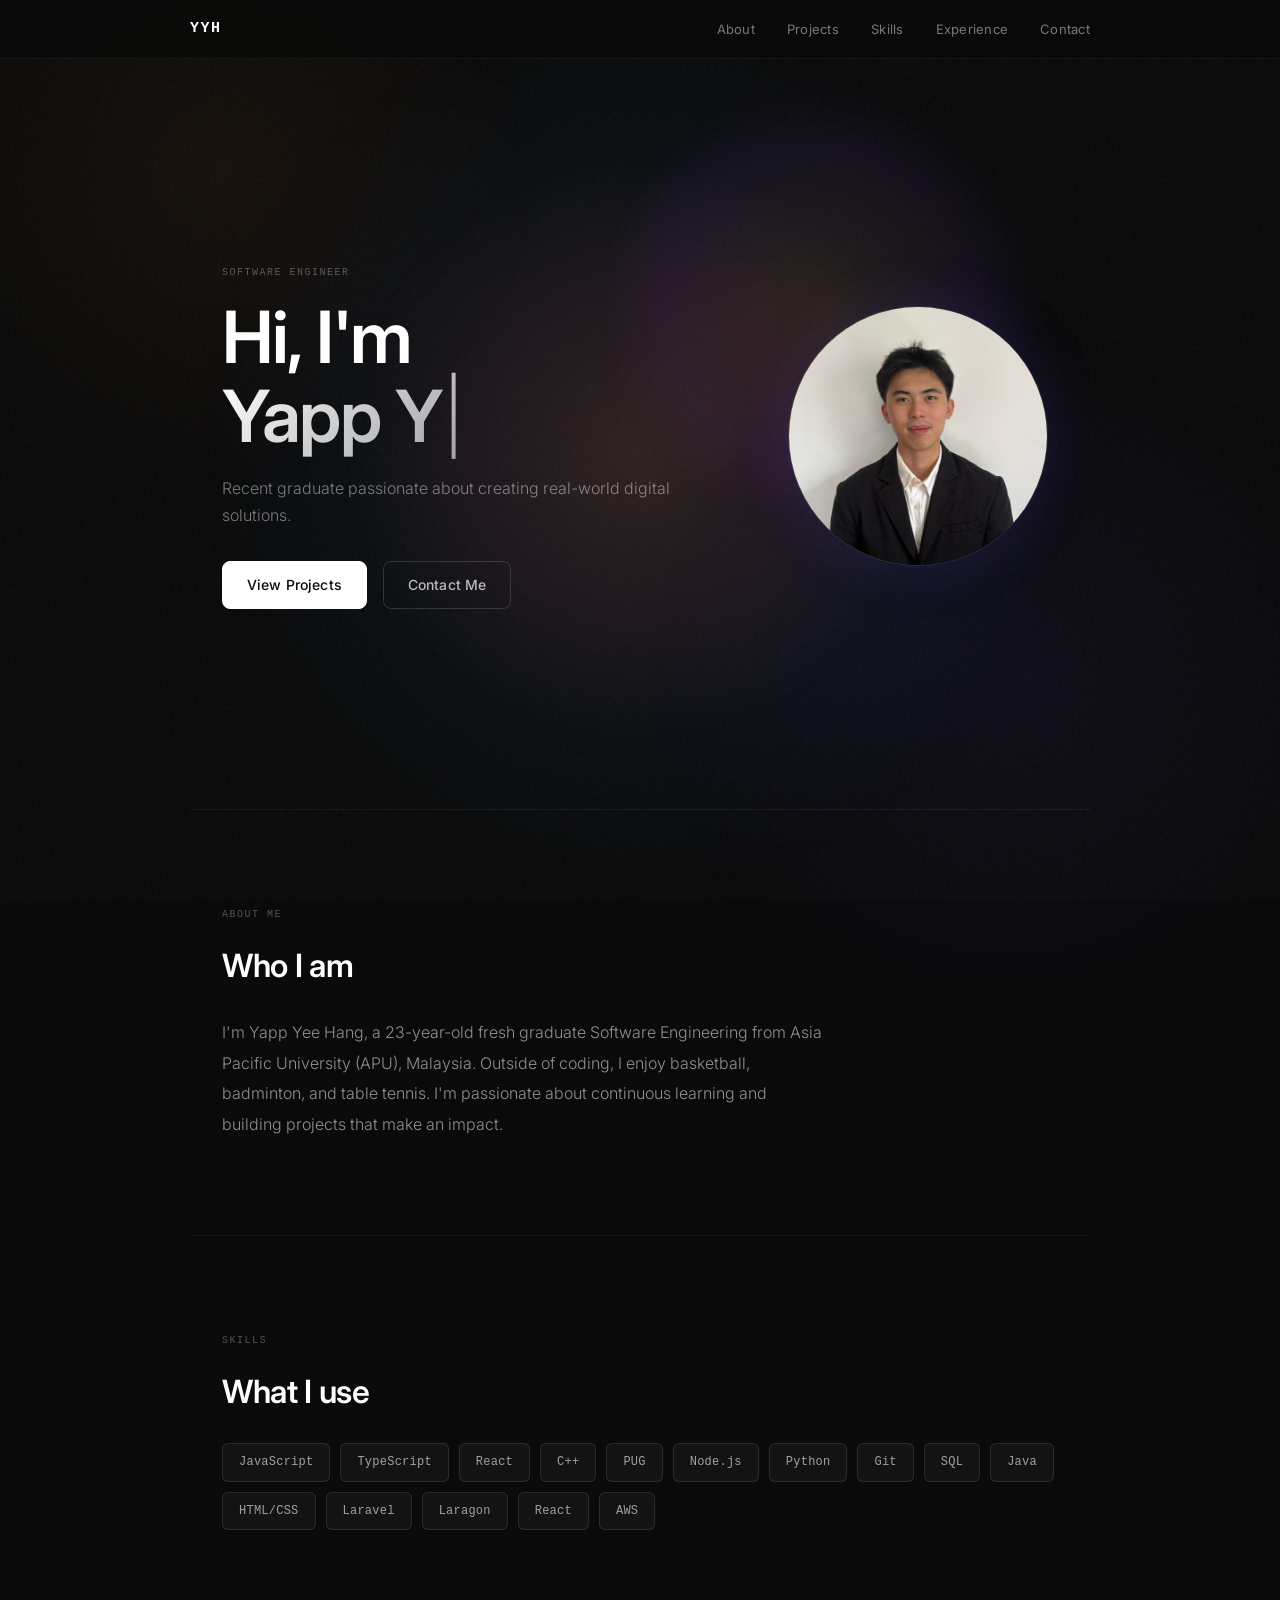
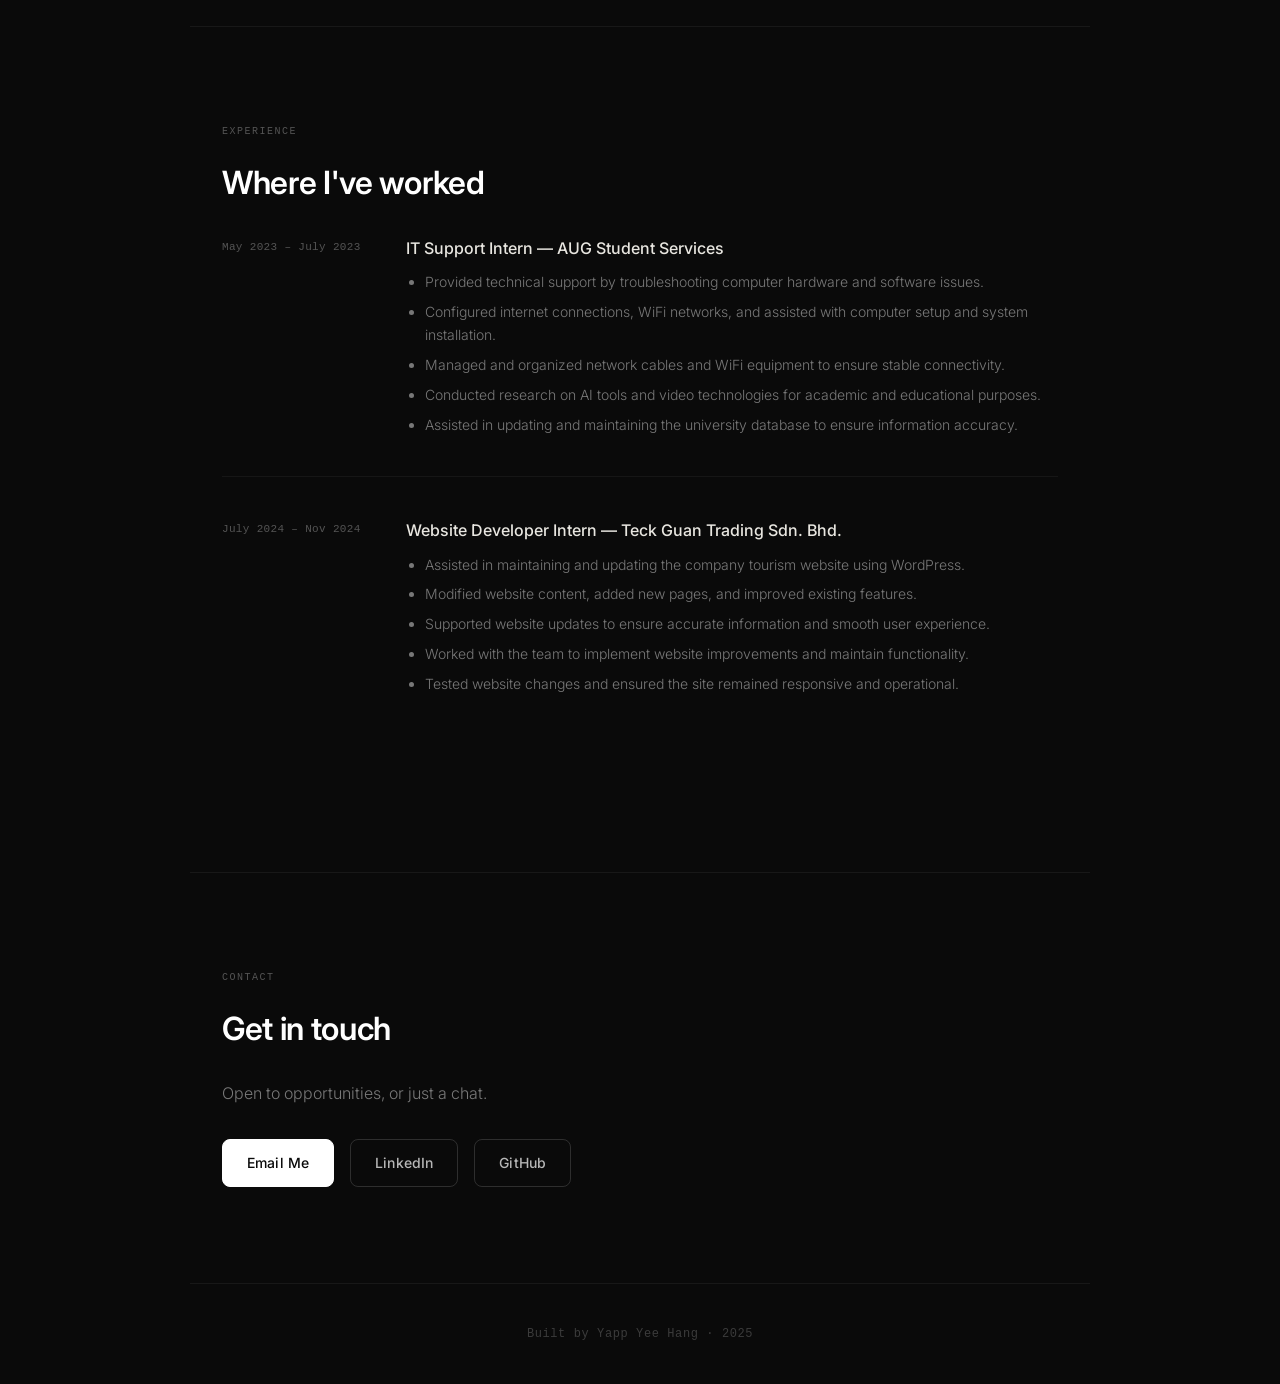
<file: index.html>
<!DOCTYPE html>
<html lang="en">
<head>
  <meta charset="UTF-8" />
  <meta name="viewport" content="width=device-width, initial-scale=1.0"/>
  <title>Yapp Yee Hang — Software Developer</title>
  <link rel="stylesheet" href="style.css" />
  <link href="https://fonts.googleapis.com/css2?family=Inter:wght@300;400;500;600&display=swap" rel="stylesheet"/>
</head>
<body>

  <!-- NOISE OVERLAY -->
  <div class="noise"></div>

  <!-- CURSOR GLOW -->
  <div class="cursor-glow" id="cursorGlow"></div>
  <div class="cursor-glow cursor-glow-2" id="cursorGlow2"></div>

  <!-- NAV -->
  <nav>
    <div class="nav-inner">
      <span class="logo">YYH</span>
      <ul>
        <li><a href="#about">About</a></li>
        <li><a href="projects.html">Projects</a></li>
        <li><a href="#skills">Skills</a></li>
        <li><a href="#experience">Experience</a></li>
        <li><a href="#contact">Contact</a></li>
      </ul>
    </div>
  </nav>

  <!-- HERO -->
  <section id="hero">
    <div class="hero-grid">
      <div class="hero-text">
        <p class="label reveal">Software Engineer</p>
        <h1 class="reveal reveal-delay-1">Hi, I'm<br/>
          <span class="glow-text">
            <span id="typewriter"></span><span class="cursor-blink">|</span>
          </span>
        </h1>
        <p class="sub reveal reveal-delay-2">Recent graduate passionate about creating real-world digital solutions.</p>
        <div class="actions reveal reveal-delay-3">
          <a href="projects.html" class="btn-primary">View Projects</a>
          <a href="#contact" class="btn-outline">Contact Me</a>
        </div>
      </div>
      <div class="hero-photo reveal reveal-delay-2">
        <div class="photo-crop">
          <img src="images/profile.jpg" alt="Yapp Yee Hang" />
        </div>
      </div>
    </div>
    <div class="hero-glow"></div>
  </section>

  <!-- ABOUT -->
  <section id="about">
    <p class="label reveal">About Me</p>
    <h2 class="reveal reveal-delay-1">Who I am</h2>
    <p class="about-text reveal reveal-delay-2">I'm Yapp Yee Hang, a 23-year-old fresh graduate Software Engineering from Asia Pacific University (APU), Malaysia.
    Outside of coding, I enjoy basketball, badminton, and table tennis. I'm passionate about continuous learning and building projects that make an impact.</p>
  </section>

  <!-- SKILLS -->
  <section id="skills">
    <p class="label reveal">Skills</p>
    <h2 class="reveal reveal-delay-1">What I use</h2>
    <div class="skills-grid">
      <div class="skill reveal reveal-delay-1">JavaScript</div>
      <div class="skill reveal reveal-delay-2">TypeScript</div>
      <div class="skill reveal reveal-delay-2">React</div>
      <div class="skill reveal reveal-delay-2">C++</div>
      <div class="skill reveal reveal-delay-2">PUG</div>
      <div class="skill reveal reveal-delay-3">Node.js</div>
      <div class="skill reveal reveal-delay-3">Python</div>
      <div class="skill reveal reveal-delay-4">Git</div>
      <div class="skill reveal reveal-delay-4">SQL</div>
      <div class="skill reveal reveal-delay-5">Java</div>
      <div class="skill reveal reveal-delay-5">HTML/CSS</div>
      <div class="skill reveal reveal-delay-2">Laravel</div>
      <div class="skill reveal reveal-delay-2">Laragon</div>
      <div class="skill reveal reveal-delay-2">React</div>
      <div class="skill reveal reveal-delay-2">AWS</div>
    </div>
  </section>

  <!-- EXPERIENCE -->
  <section id="experience">
    <p class="label reveal">Experience</p>
    <h2 class="reveal reveal-delay-1">Where I've worked</h2>

    <div class="exp-item reveal reveal-delay-2">
      <div class="exp-left">
        <p class="exp-date">May 2023 – July 2023</p>
      </div>
      <div class="exp-right">
        <h3>IT Support Intern — AUG Student Services</h3>
        <ul class="exp-list">
          <li>Provided technical support by troubleshooting computer hardware and software issues.</li>
          <li>Configured internet connections, WiFi networks, and assisted with computer setup and system installation.</li>
          <li>Managed and organized network cables and WiFi equipment to ensure stable connectivity.</li>
          <li>Conducted research on AI tools and video technologies for academic and educational purposes.</li>
          <li>Assisted in updating and maintaining the university database to ensure information accuracy.</li>
        </ul>
      </div>
    </div>

    <div class="exp-item reveal reveal-delay-3">
      <div class="exp-left">
        <p class="exp-date">July 2024 – Nov 2024</p>
      </div>
      <div class="exp-right">
        <h3>Website Developer Intern — Teck Guan Trading Sdn. Bhd.</h3>
        <ul class="exp-list">
          <li>Assisted in maintaining and updating the company tourism website using WordPress.</li>
          <li>Modified website content, added new pages, and improved existing features.</li>
          <li>Supported website updates to ensure accurate information and smooth user experience.</li>
          <li>Worked with the team to implement website improvements and maintain functionality.</li>
          <li>Tested website changes and ensured the site remained responsive and operational.</li>
        </ul>
      </div>
    </div>
  </section>

  <!-- CONTACT -->
  <section id="contact">
    <p class="label reveal">Contact</p>
    <h2 class="reveal reveal-delay-1">Get in touch</h2>
    <p class="sub reveal reveal-delay-2">Open to opportunities, or just a chat.</p>
    <div class="actions reveal reveal-delay-3" style="margin-top:1.5rem">
      <a href="mailto:yeehangyapp@gmail.com" class="btn-primary">Email Me</a>
      <a href="https://linkedin.com/in/yourprofile" target="_blank" class="btn-outline">LinkedIn</a>
      <a href="https://github.com/yourusername" target="_blank" class="btn-outline">GitHub</a>
    </div>
  </section>

  <footer>
    <p>Built by Yapp Yee Hang · 2025</p>
  </footer>

  <script src="script.js"></script>
</body>
</html>
</file>
<file: style.css>
* { margin: 0; padding: 0; box-sizing: border-box; }

/* DARK THEME BASE */
body {
  font-family: 'Inter', sans-serif;
  background: #0A0A0A;
  color: #E8E6E0;
  line-height: 1.7;
  overflow-x: hidden;
}

/* NOISE TEXTURE OVERLAY */
.noise {
  position: fixed;
  inset: 0;
  z-index: 0;
  pointer-events: none;
  opacity: 0.03;
  background-image: url("data:image/svg+xml,%3Csvg viewBox='0 0 256 256' xmlns='http://www.w3.org/2000/svg'%3E%3Cfilter id='noise'%3E%3CfeTurbulence type='fractalNoise' baseFrequency='0.9' numOctaves='4' stitchTiles='stitch'/%3E%3C/filter%3E%3Crect width='100%25' height='100%25' filter='url(%23noise)'/%3E%3C/svg%3E");
}

/* NAV */
nav {
  position: fixed;
  top: 0; left: 0; right: 0;
  z-index: 100;
  background: rgba(10,10,10,0.85);
  backdrop-filter: blur(12px);
  border-bottom: 1px solid rgba(255,255,255,0.06);
  padding: 0 2rem;
}
.nav-inner {
  max-width: 900px; margin: 0 auto;
  display: flex; align-items: center;
  justify-content: space-between; height: 58px;
}
.logo {
  font-family: monospace;
  font-size: 15px;
  font-weight: 600;
  color: #fff;
  letter-spacing: 0.1em;
}
nav ul { list-style: none; display: flex; gap: 2rem; }
nav a {
  text-decoration: none;
  font-size: 13px;
  color: rgba(255,255,255,0.45);
  transition: color 0.2s;
  letter-spacing: 0.02em;
}
nav a:hover { color: #fff; }

/* SECTIONS */
section {
  max-width: 900px;
  margin: 0 auto;
  padding: 6rem 2rem;
  border-bottom: 1px solid rgba(255,255,255,0.06);
  position: relative;
  z-index: 1;
}

.label {
  font-family: monospace;
  font-size: 10px;
  letter-spacing: 0.15em;
  text-transform: uppercase;
  color: rgba(255,255,255,0.3);
  margin-bottom: 1rem;
}

h1 {
  font-size: clamp(2.8rem, 6vw, 4.5rem);
  font-weight: 600;
  line-height: 1.1;
  margin-bottom: 1.25rem;
  color: #fff;
  letter-spacing: -0.02em;
}

h2 {
  font-size: 2rem;
  font-weight: 600;
  margin-bottom: 1.5rem;
  color: #fff;
  letter-spacing: -0.01em;
}

h3 {
  font-size: 1rem;
  font-weight: 500;
  margin-bottom: 0.5rem;
  color: #E8E6E0;
}

.sub {
  color: rgba(255,255,255,0.45);
  max-width: 480px;
  margin-bottom: 2rem;
  font-size: 1rem;
  font-weight: 300;
}

.about-text {
  font-size: 1rem;
  color: rgba(255,255,255,0.55);
  max-width: 600px;
  line-height: 1.9;
  font-weight: 300;
}

/* GLOW TEXT */
.glow-text {
  background: linear-gradient(135deg, #fff 0%, rgba(255,255,255,0.6) 100%);
  -webkit-background-clip: text;
  -webkit-text-fill-color: transparent;
  background-clip: text;
}

/* HERO */
#hero {
  padding-top: 10rem;
  min-height: 90vh;
  display: flex;
  align-items: center;
  position: relative;
  overflow: hidden;
}

.hero-glow {
  position: absolute;
  top: 20%;
  right: -10%;
  width: 500px;
  height: 500px;
  background: radial-gradient(circle, rgba(120,80,255,0.12) 0%, transparent 70%);
  pointer-events: none;
  z-index: 0;
}

.hero-grid {
  display: grid;
  grid-template-columns: 1fr 280px;
  gap: 3rem;
  align-items: center;
  position: relative;
  z-index: 1;
  width: 100%;
}

.hero-photo {
  display: flex;
  justify-content: center;
  align-items: center;
}

.photo-crop {
  width: 260px;
  height: 260px;
  border-radius: 50%;
  overflow: hidden;
  border: 1px solid rgba(255,255,255,0.12);
  flex-shrink: 0;
  box-shadow: 0 0 60px rgba(120,80,255,0.15);
}

.photo-crop img {
  width: 100%;
  height: 100%;
  object-fit: cover;
  object-position: center 60%;
  transform: scale(1.4);
  transform-origin: center 25%;
  display: block;
}

/* BUTTONS */
.actions { display: flex; gap: 1rem; flex-wrap: wrap; }

.btn-primary, .btn-outline {
  padding: 11px 24px;
  border-radius: 8px;
  font-size: 14px;
  font-weight: 500;
  text-decoration: none;
  transition: all 0.2s;
  display: inline-block;
  letter-spacing: 0.01em;
}

.btn-primary {
  background: #fff;
  color: #0A0A0A;
  border: 1px solid #fff;
}
.btn-primary:hover {
  background: rgba(255,255,255,0.85);
}

.btn-outline {
  background: transparent;
  color: rgba(255,255,255,0.7);
  border: 1px solid rgba(255,255,255,0.15);
}
.btn-outline:hover {
  background: rgba(255,255,255,0.06);
  border-color: rgba(255,255,255,0.3);
  color: #fff;
}

/* SKILLS */
.skills-grid {
  display: flex;
  flex-wrap: wrap;
  gap: 10px;
}

.skill {
  font-family: monospace;
  font-size: 12px;
  padding: 8px 16px;
  border: 1px solid rgba(255,255,255,0.1);
  border-radius: 6px;
  background: rgba(255,255,255,0.04);
  color: rgba(255,255,255,0.6);
  transition: all 0.2s;
  letter-spacing: 0.02em;
}

.skill:hover {
  background: rgba(255,255,255,0.08);
  border-color: rgba(255,255,255,0.2);
  color: #fff;
}

/* EXPERIENCE */
.exp-item {
  display: grid;
  grid-template-columns: 160px 1fr;
  gap: 1.5rem;
  margin-bottom: 2.5rem;
  padding-bottom: 2.5rem;
  border-bottom: 1px solid rgba(255,255,255,0.05);
}

.exp-item:last-child {
  border-bottom: none;
}

.exp-date {
  font-family: monospace;
  font-size: 11px;
  color: rgba(255,255,255,0.3);
  padding-top: 3px;
  letter-spacing: 0.03em;
}

.exp-list {
  margin-top: 8px;
  padding-left: 1.2rem;
  display: flex;
  flex-direction: column;
  gap: 6px;
}

.exp-list li {
  font-size: 14px;
  color: rgba(255,255,255,0.45);
  line-height: 1.7;
  font-weight: 300;
}

/* FOOTER */
footer {
  text-align: center;
  padding: 2.5rem;
  font-size: 12px;
  color: rgba(255,255,255,0.2);
  letter-spacing: 0.05em;
  font-family: monospace;
  position: relative;
  z-index: 1;
}

/* PROJECTS FULL PAGE */
#projects-page {
  max-width: 900px;
  margin: 0 auto;
  padding: 8rem 2rem 5rem;
  position: unset; /* ← change this */
}

.projects-full-grid {
  display: flex;
  flex-direction: column;
  gap: 1.5rem;
  margin-top: 2rem;
}

.project-full-card {
  background: rgba(255,255,255,0.03);
  border: 1px solid rgba(255,255,255,0.08);
  border-radius: 16px;
  overflow: hidden;
  transition: transform 0.3s, border-color 0.3s, background 0.3s;
  cursor: pointer;
}

.project-full-card:hover {
  transform: translateY(-4px);
  border-color: rgba(255,255,255,0.16);
  background: rgba(255,255,255,0.05);
}

.project-img-wrap {
  width: 100%;
  height: 240px;
  overflow: hidden;
  position: relative;
}

.project-img-wrap img {
  width: 100%;
  height: 100%;
  object-fit: cover;
  object-position: center top;
  transition: transform 0.4s;
}

.project-full-card:hover .project-img-wrap img {
  transform: scale(1.04);
}

.img-overlay {
  position: absolute;
  inset: 0;
  background: rgba(0,0,0,0);
  display: flex;
  align-items: center;
  justify-content: center;
  transition: background 0.3s;
}

.img-overlay span {
  color: #fff;
  font-size: 13px;
  font-weight: 500;
  opacity: 0;
  transition: opacity 0.3s;
  background: rgba(0,0,0,0.6);
  padding: 8px 18px;
  border-radius: 6px;
  letter-spacing: 0.03em;
  border: 1px solid rgba(255,255,255,0.15);
}

.project-full-card:hover .img-overlay {
  background: rgba(0,0,0,0.2);
}

.project-full-card:hover .img-overlay span {
  opacity: 1;
}

.project-info {
  padding: 1.5rem;
}

.project-info h3 {
  font-size: 1.1rem;
  font-weight: 500;
  margin-bottom: 0.5rem;
  color: #fff;
}

.project-info p {
  font-size: 14px;
  color: rgba(255,255,255,0.45);
  margin-bottom: 1rem;
  line-height: 1.7;
  font-weight: 300;
}

.tags { display: flex; flex-wrap: wrap; gap: 6px; margin-bottom: 1rem; }

.tags span {
  font-size: 11px;
  font-family: monospace;
  background: rgba(255,255,255,0.06);
  color: rgba(255,255,255,0.5);
  padding: 4px 10px;
  border-radius: 4px;
  border: 1px solid rgba(255,255,255,0.08);
  letter-spacing: 0.03em;
}

.card-links { display: flex; gap: 10px; }

.card-links a {
  font-size: 12px;
  color: rgba(255,255,255,0.6);
  text-decoration: none;
  border: 1px solid rgba(255,255,255,0.12);
  background: rgba(255,255,255,0.04);
  padding: 5px 14px;
  border-radius: 5px;
  transition: all 0.2s;
  letter-spacing: 0.02em;
}

.card-links a:hover {
  background: rgba(255,255,255,0.1);
  color: #fff;
}

/* ACTIVE NAV LINK */
.nav-active {
  color: rgba(255,255,255,0.9) !important;
}

/* LIGHTBOX */
.lightbox {
  display: none;
  position: fixed;
  top: 0;
  left: 0;
  width: 100vw;
  height: 100vh;
  background: rgba(0,0,0,0.92);
  z-index: 9999;
  align-items: center;
  justify-content: center;
  backdrop-filter: blur(8px);
}

.lightbox.active {
  display: flex;
}

.lightbox-box {
  background: #111;
  border: 1px solid rgba(255,255,255,0.1);
  border-radius: 20px;
  padding: 1.5rem;
  max-width: 760px;
  width: 92%;
  position: relative;
  margin: auto;
}

.lb-close {
  position: absolute;
  top: 14px; right: 18px;
  background: rgba(255,255,255,0.06);
  border: 1px solid rgba(255,255,255,0.1);
  border-radius: 6px;
  font-size: 14px;
  cursor: pointer;
  color: rgba(255,255,255,0.5);
  padding: 4px 10px;
  transition: all 0.2s;
}

.lb-close:hover {
  background: rgba(255,255,255,0.1);
  color: #fff;
}

.lb-img-wrap {
  width: 100%;
  height: 400px;
  border-radius: 12px;
  overflow: hidden;
  background: #0a0a0a;
  border: 1px solid rgba(255,255,255,0.06);
}

.lb-img-wrap img {
  width: 100%;
  height: 100%;
  object-fit: contain;
}

.lb-controls {
  display: flex;
  align-items: center;
  justify-content: center;
  gap: 1.5rem;
  margin-top: 1rem;
}

.lb-controls button {
  background: rgba(255,255,255,0.08);
  color: rgba(255,255,255,0.8);
  border: 1px solid rgba(255,255,255,0.1);
  padding: 8px 20px;
  border-radius: 6px;
  cursor: pointer;
  font-size: 13px;
  transition: all 0.2s;
  font-family: 'Inter', sans-serif;
}

.lb-controls button:hover {
  background: rgba(255,255,255,0.14);
  color: #fff;
}

.lb-controls span {
  font-size: 12px;
  color: rgba(255,255,255,0.3);
  font-family: monospace;
  letter-spacing: 0.05em;
}

.lb-thumbs {
  display: flex;
  gap: 8px;
  margin-top: 1rem;
  flex-wrap: wrap;
  justify-content: center;
}

.lb-thumb {
  width: 64px;
  height: 48px;
  object-fit: cover;
  border-radius: 6px;
  cursor: pointer;
  border: 1px solid rgba(255,255,255,0.08);
  opacity: 0.4;
  transition: all 0.2s;
}

.lb-thumb:hover { opacity: 0.75; }

.lb-thumb-active {
  border-color: rgba(255,255,255,0.5);
  opacity: 1;
}

/* SCROLL FADE-IN ANIMATION */
.fade-in {
  opacity: 0;
  transform: translateY(24px);
  transition: opacity 0.6s ease, transform 0.6s ease;
}

.fade-in.visible {
  opacity: 1;
  transform: translateY(0);
}

/* AUTO SLIDE */
.project-img-wrap {
  position: relative;
  overflow: hidden;
  height: 240px;
}

.slide-track {
  display: flex;
  height: 100%;
  transition: transform 0.7s cubic-bezier(0.4, 0, 0.2, 1);
  will-change: transform;
}

.slide-track img {
  min-width: 100%;
  height: 100%;
  object-fit: cover;
  object-position: center top;
  pointer-events: none;
}

/* DOTS */
.slide-dots {
  position: absolute;
  bottom: 10px;
  left: 50%;
  transform: translateX(-50%);
  display: flex;
  gap: 5px;
  z-index: 2;
}

.slide-dot {
  width: 5px;
  height: 5px;
  border-radius: 50%;
  background: rgba(255,255,255,0.35);
  transition: background 0.3s, transform 0.3s;
  cursor: pointer;
}

.slide-dot.active {
  background: #fff;
  transform: scale(1.3);
}

/* ── CURSOR INTERACTIVE GLOW ───────────────────────── */
.cursor-glow {
  position: fixed;
  width: 600px;
  height: 600px;
  border-radius: 50%;
  pointer-events: none;
  z-index: 0;
  transform: translate(-50%, -50%);
  transition: left 0.08s ease, top 0.08s ease;
  background: radial-gradient(circle,
    rgba(255, 180, 50, 0.13) 0%,
    rgba(255, 100, 80, 0.07) 40%,
    transparent 70%
  );
  will-change: left, top;
}

.cursor-glow-2 {
  width: 900px;
  height: 900px;
  transition: left 0.18s ease, top 0.18s ease;
  background: radial-gradient(circle,
    rgba(120, 80, 255, 0.08) 0%,
    rgba(50, 150, 255, 0.05) 40%,
    transparent 70%
  );
}

/* ── AMBIENT BACKGROUND ORBS ───────────────────────── */
body::before {
  content: '';
  position: fixed;
  top: -20%;
  left: -10%;
  width: 700px;
  height: 700px;
  border-radius: 50%;
  background: radial-gradient(circle,
    rgba(255, 140, 50, 0.06) 0%,
    transparent 65%
  );
  pointer-events: none;
  z-index: 0;
  animation: drift1 18s ease-in-out infinite alternate;
}

body::after {
  content: '';
  position: fixed;
  bottom: -20%;
  right: -10%;
  width: 800px;
  height: 800px;
  border-radius: 50%;
  background: radial-gradient(circle,
    rgba(100, 80, 255, 0.07) 0%,
    transparent 65%
  );
  pointer-events: none;
  z-index: 0;
  animation: drift2 22s ease-in-out infinite alternate;
}

@keyframes drift1 {
  0%   { transform: translate(0, 0) scale(1); }
  100% { transform: translate(80px, 60px) scale(1.1); }
}

@keyframes drift2 {
  0%   { transform: translate(0, 0) scale(1); }
  100% { transform: translate(-60px, -80px) scale(1.15); }
}

/* ── HERO GLOW UPDATE ──────────────────────────────── */
.hero-glow {
  position: absolute;
  top: 10%;
  right: 5%;
  width: 450px;
  height: 450px;
  background: radial-gradient(circle,
    rgba(255, 160, 60, 0.1) 0%,
    rgba(180, 80, 255, 0.06) 50%,
    transparent 70%
  );
  pointer-events: none;
  z-index: 0;
  animation: pulseGlow 6s ease-in-out infinite alternate;
}

@keyframes pulseGlow {
  0%   { opacity: 0.7; transform: scale(1); }
  100% { opacity: 1;   transform: scale(1.08); }
}

/* ── SECTION GLOW ACCENT ───────────────────────────── */
section {
  position: relative;
  z-index: 1;
}

/* ── SCROLL REVEAL ─────────────────────────────────── */
.reveal {
  opacity: 0;
  transform: translateY(30px);
  transition: opacity 0.7s ease, transform 0.7s ease;
}

.reveal.visible {
  opacity: 1;
  transform: translateY(0);
}

/* Stagger delay for child items */
.reveal-delay-1 { transition-delay: 0.1s; }
.reveal-delay-2 { transition-delay: 0.2s; }
.reveal-delay-3 { transition-delay: 0.3s; }
.reveal-delay-4 { transition-delay: 0.4s; }
.reveal-delay-5 { transition-delay: 0.5s; }

/* ── TYPEWRITER ─────────────────────────────────────── */
.cursor-blink {
  display: inline-block;
  color: rgba(255, 180, 50, 0.9);
  font-weight: 300;
  animation: blink 0.7s step-end infinite;
  margin-left: 2px;
}

@keyframes blink {
  0%, 100% { opacity: 1; }
  50%       { opacity: 0; }
}
</file>
